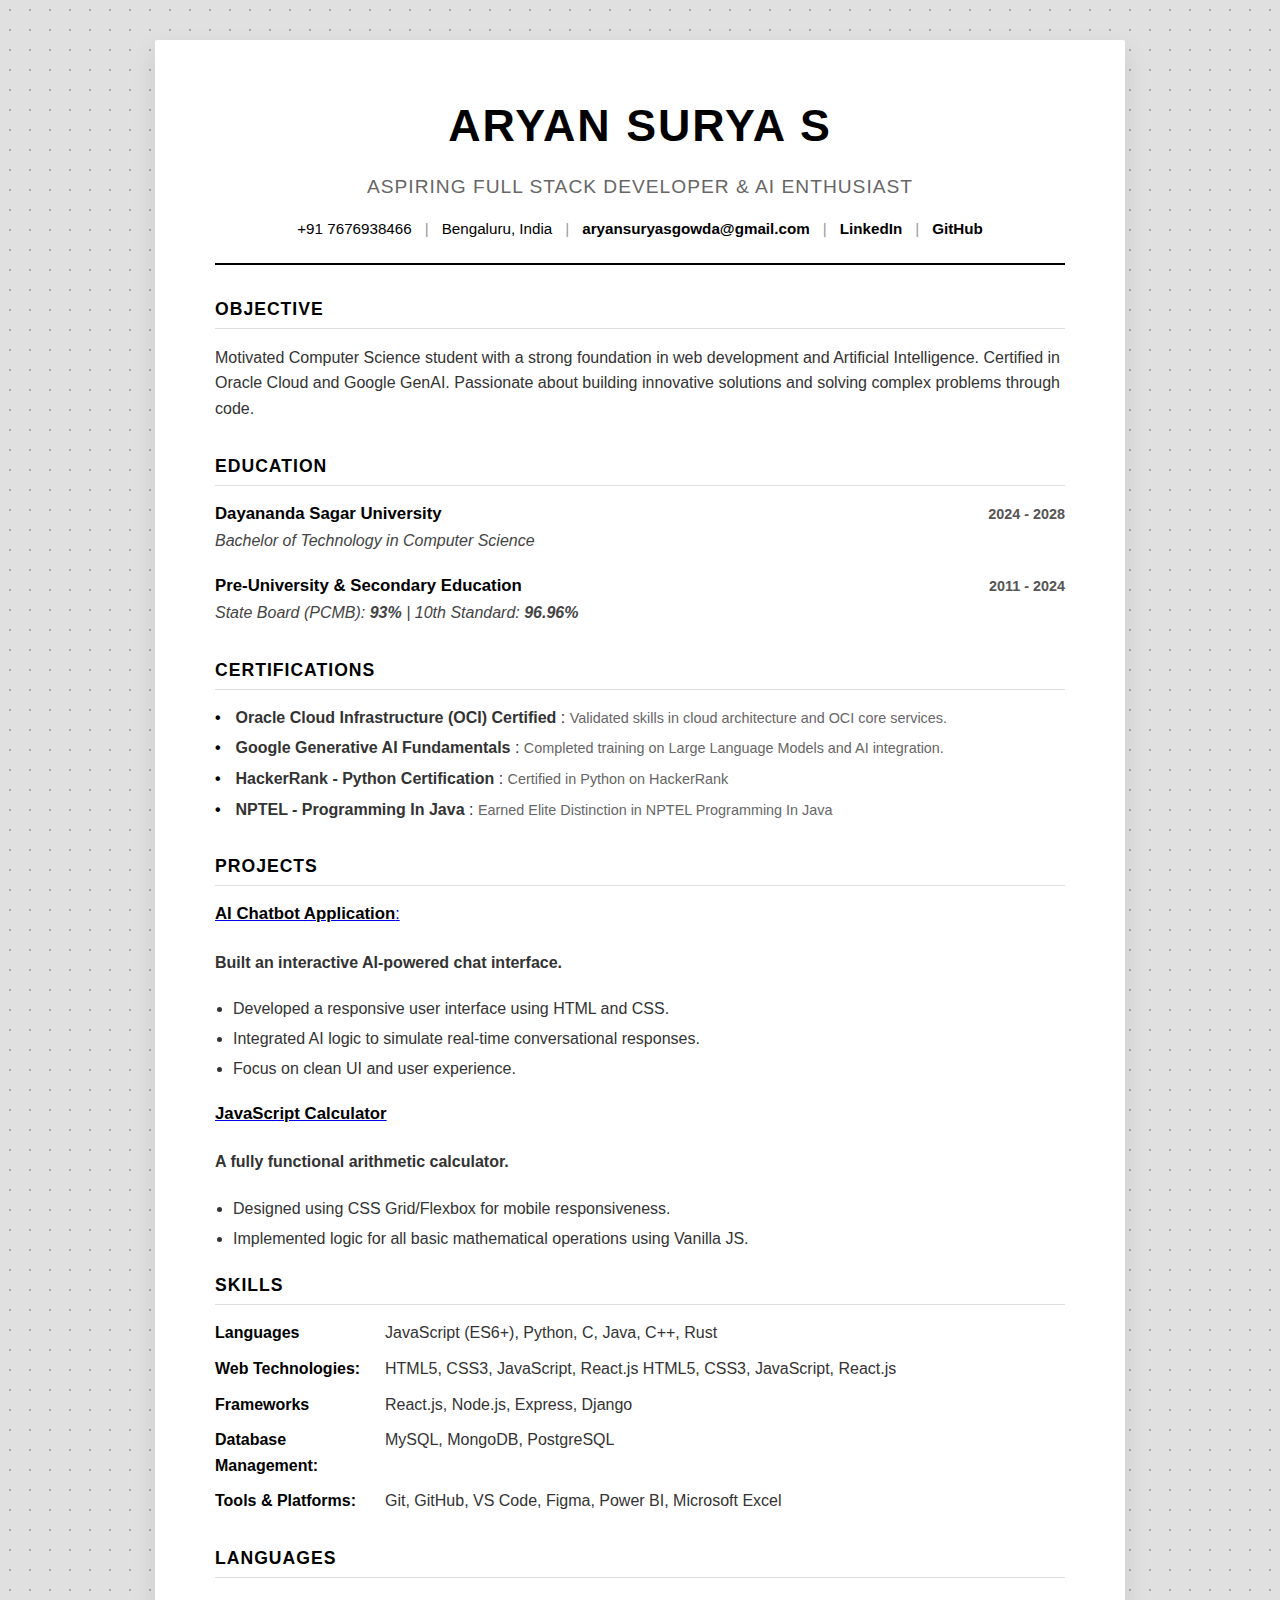
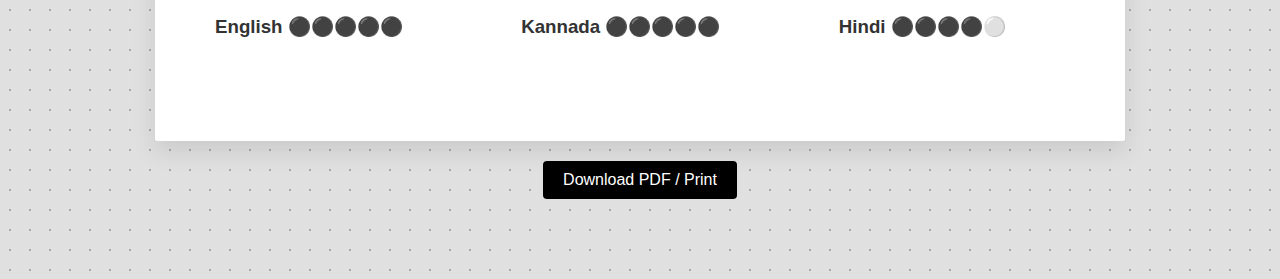
<file: index.html>
<!DOCTYPE html>
<html lang="en">
<head>
    <meta charset="UTF-8">
    <meta name="viewport" content="width=device-width, initial-scale=1.0">
    <title>Aryan Surya S - Resume</title>
    <style>
        /* --- GENERAL STYLES --- */
        :root {
            --primary-black: #000000;
            --dark-gray: #333333;
            --light-gray: #666666;
            --paper-bg: #ffffff;
            --body-bg: #e0e0e0;
        }

        body {
            font-family: 'Segoe UI', Tahoma, Geneva, Verdana, sans-serif;
            background-color: var(--body-bg);
            background-image: radial-gradient(#aaa 1px, transparent 1px);
            background-size: 20px 20px;
            margin: 0;
            padding: 40px 0;
            color: var(--dark-gray);
            line-height: 1.6;
        }

        /* --- THE PAPER CONTAINER --- */
        .resume-paper {
            background-color: var(--paper-bg);
            width: 850px;
            max-width: 95%;
            margin: 0 auto;
            padding: 50px 60px;
            box-shadow: 0 10px 25px rgba(0,0,0,0.1);
            border-radius: 2px;
            min-height: 100vh;
        }

        /* --- HEADER --- */
        header {
            text-align: center;
            border-bottom: 2px solid var(--primary-black);
            padding-bottom: 20px;
            margin-bottom: 30px;
        }

        h1 {
            font-size: 2.8rem;
            margin: 0 0 10px 0;
            text-transform: uppercase;
            letter-spacing: 2px;
            color: var(--primary-black);
        }

        h2.role-title {
            font-size: 1.2rem;
            font-weight: 400;
            margin: 0 0 15px 0;
            color: var(--light-gray);
            text-transform: uppercase;
            letter-spacing: 1px;
        }

        /* --- CONTACT LINE --- */
        .contact-line {
            font-size: 0.95rem;
            color: var(--primary-black);
            display: flex;
            justify-content: center;
            flex-wrap: wrap;
            gap: 5px;
        }

        .contact-line a {
            color: var(--primary-black);
            text-decoration: none;
            font-weight: 600;
            border-bottom: 1px dotted transparent;
            transition: border-bottom 0.3s;
        }

        .contact-line a:hover {
            border-bottom: 1px solid var(--primary-black);
        }

        .separator {
            margin: 0 8px;
            color: #999;
            font-weight: 300;
        }

        /* --- SECTIONS --- */
        section {
            margin-bottom: 30px;
        }

        h3.section-title {
            font-size: 1.1rem;
            text-transform: uppercase;
            color: var(--primary-black);
            border-bottom: 1px solid #ddd;
            margin-bottom: 15px;
            padding-bottom: 5px;
            letter-spacing: 1px;
        }

        /* --- ENTRIES (Education, Projects) --- */
        .entry {
            margin-bottom: 20px;
        }

        .entry-header {
            display: flex;
            justify-content: space-between;
            align-items: baseline;
            margin-bottom: 5px;
        }

        .title {
            font-weight: 700;
            font-size: 1.05rem;
            color: #000;
        }

        .subtitle {
            font-style: italic;
            color: #444;
        }

        .date {
            font-size: 0.9rem;
            font-weight: 600;
            color: #555;
            min-width: 120px;
            text-align: right;
        }

        ul {
            margin-top: 5px;
            padding-left: 18px;
        }

        li {
            margin-bottom: 4px;
        }

        /* --- SKILLS & CERTS GRID --- */
        .skills-container {
            display: grid;
            grid-template-columns: 150px 1fr;
            gap: 10px 20px;
        }
        .skill-category {
            font-weight: bold;
            color: #000;
        }

        /* List for certifications */
        .cert-list {
            list-style: none;
            padding: 0;
            margin: 0;
        }
        .cert-list li::before {
            content: "•";
            color: var(--primary-black);
            font-weight: bold;
            display: inline-block; 
            width: 1em;
            margin-left: -1em;
        }
        .cert-list li {
            margin-bottom: 5px;
            padding-left: 1em;
        }

        /* --- PRINT BUTTON --- */
        .btn-container {
            text-align: center;
            margin-top: 20px;
            padding-bottom: 40px;
        }
        button {
            background: #000;
            color: #fff;
            border: none;
            padding: 10px 20px;
            cursor: pointer;
            font-size: 1rem;
            border-radius: 4px;
        }
        button:hover {
            background: #333;
        }

        /* --- MOBILE TWEAKS --- */
        @media (max-width: 600px) {
            .resume-paper { padding: 20px; width: 100%; }
            h1 { font-size: 2rem; }
            .contact-line { flex-direction: column; line-height: 1.8; }
            .separator { display: none; }
            .entry-header { flex-direction: column; }
            .date { text-align: left; margin-bottom: 5px; }
            .skills-container { display: block; }
            .skill-category { margin-top: 10px; display: block; border-bottom: 1px solid #eee; margin-bottom: 5px;}
        }

        @media print {
            body { background: none; padding: 0; }
            .resume-paper { box-shadow: none; width: 100%; max-width: 100%; margin: 0; padding: 0 20px; }
            .btn-container { display: none; }
        }
         /* Styling for the entire languages section and headings remains the same as before */

.languagea-entry-container{
     border-color: ;
    display: flex;
    justify-content: space-between;
    text-align: center;

}

    </style>
</head>
<body>

    <div class="resume-paper">
        <!-- HEADER -->
        <header>
            <h1 id="my-name">Aryan Surya S</h1>
            <h2 class="role-title">Aspiring Full Stack Developer & AI Enthusiast</h2>
            
            <div class="contact-line">
                <span>+91 7676938466</span>
                <span class="separator">|</span>
                <span>Bengaluru, India</span>
                <span class="separator">|</span>
                <a href="mailto:aryansuryasgowda@gmail.com">aryansuryasgowda@gmail.com</a>
                <span class="separator">|</span>
                <a href="https://www.linkedin.com/in/aryansuryas" target="_blank">LinkedIn</a>
                <span class="separator">|</span>
                <a href="https://github.com/aryansuryas" target="_blank">GitHub</a>
            </div>
        </header>

        <!-- OBJECTIVE -->
        <section>
            <h3 class="section-title">Objective</h3>
            <p>
                Motivated Computer Science student with a strong foundation in web development and Artificial Intelligence. 
                Certified in Oracle Cloud and Google GenAI. Passionate about building innovative solutions and solving 
                complex problems through code.
            </p>
        </section>

        <!-- EDUCATION (Moved to Top) -->
        <section>
            <h3 class="section-title">Education</h3>
            <div class="entry">
                <div class="entry-header">
                    <div>
                        <span class="title">Dayananda Sagar University</span> <br>
                        <span class="subtitle">Bachelor of Technology in Computer Science</span>
                    </div>
                    <span class="date">2024 - 2028</span>
                </div>
            </div>
            <div class="entry">
                <div class="entry-header">
                    <div>
                        <span class="title">Pre-University & Secondary Education</span> <br>
                        <span class="subtitle">
                            State Board (PCMB): <strong>93%</strong> | 10th Standard: <strong>96.96%</strong>
                        </span>
                    </div>
                    <span class="date">2011 - 2024</span>
                </div>
            </div>
        </section>

        <!-- CERTIFICATIONS (New Section) -->
        <section>
            <h3 class="section-title">Certifications</h3>
            <ul class="cert-list">
                <li>
                    <strong>Oracle Cloud Infrastructure (OCI) Certified</strong> : 
                    <span style="color:#666; font-size: 0.9rem;">Validated skills in cloud architecture and OCI core services.</span>
                </li>
                <li>
                    <strong>Google Generative AI Fundamentals</strong> : 
                    <span style="color:#666; font-size: 0.9rem;">Completed training on Large Language Models and AI integration.</span>
                </li>
                <li>
                    <strong>HackerRank - Python Certification </strong> : 
                    <span style="color:#666; font-size: 0.9rem;">Certified in Python on HackerRank</span>     
                </li>
                <li>
                    <strong>NPTEL - Programming In Java</strong> : 
                    <span style="color:#666; font-size: 0.9rem;">Earned Elite Distinction in NPTEL Programming In  Java </span>     
                </li>
            </ul>
        </section>

        <!-- PROJECTS (Updated) -->
        <section>
            <h3 class="section-title">Projects</h3>
            
            <!-- AI Chatbot -->
            <div class="entry">
                <div class="entry-header">
                    <a href="https://aschatbot.ccbp.tech"><span class="title">AI Chatbot Application</span>: 
                </a></div>
                <h4>
                    Built an interactive AI-powered chat interface.
            </h4>
                <ul>
                    <li>Developed a responsive user interface using HTML and CSS.</li>
                    <li>Integrated AI logic to simulate real-time conversational responses.</li>
                    <li>Focus on clean UI and user experience.</li>
                </ul>
            </div>

            <!-- Calculator -->
            <div class="entry">
                <div class="entry-header">
                    <a href="http://127.0.0.1:5500/CALCULATOR/a.html"><span class="title">JavaScript Calculator</span>
                </div></a>
                <h4>
                    A fully functional arithmetic calculator.
                </h4>
                <ul>
                    <li>Designed using CSS Grid/Flexbox for mobile responsiveness.</li>
                    <li>Implemented logic for all basic mathematical operations using Vanilla JS.</li>
                </ul>
            </div>

            <!-- This Resume  <div class="entry">
                <div class="entry-header">
                    <span class="title">Digital Resume Website</span>
                </div>
                <p>
                    Created this printable, responsive digital resume from scratch using raw HTML/CSS.
                </p>
            </div>
        </section> -->
           

        <!-- SKILLS -->
        <section>
            <h3 class="section-title">Skills</h3>
            <div class="skills-container">
                <div class="skill-category">Languages</div>
                <div>JavaScript (ES6+), Python, C, Java, C++, Rust</div>

                <div class="skill-category">Web Technologies:</div>
                <div> HTML5, CSS3, JavaScript, React.js HTML5, CSS3, JavaScript, React.js</div>
             
                
                <div class="skill-category">Frameworks</div>
                <div>React.js, Node.js, Express, Django</div>
                
                <div class="skill-category">Database Management:</div>
                <div>MySQL, MongoDB, PostgreSQL</div>
                

                	 
                <div class="skill-category">Tools & Platforms: </div>
                <div>Git, GitHub, VS Code, Figma, Power BI, Microsoft Excel</div>    
        </section>
        <!-- lang -->
          <h3 class="section-title">Languages</h3>
    <section id="languages">
    <div class="language-list-dots">
        <div class="language-item-dots">
              
        <div class="languagea-entry-container">
            <h3>English ⚫⚫⚫⚫⚫</h3> <br>
               <h3>Kannada ⚫⚫⚫⚫⚫</h3> <br>
               <h3>Hindi ⚫⚫⚫⚫⚪</h3><br>
              
             
        </div>
    </div>
     </div>
</section>
</div>

    <div class="btn-container">
        <button onclick="window.print()">Download PDF / Print</button>
     
    </div>
 
</body>
</html>
<!-- /* CSS rules to fill the appropriate number of dots with blue */

/* 

#languages {
    margin-bottom: 2rem;
}

#languages h2 {
    color: #000000;
    border-bottom: 2px solid #007acc;
    padding-bottom: 0.3rem;
    margin-bottom: 1rem;
    font-size: 1.8rem;
}

.language-list-dots {
    display: flex;
    flex-direction: column;
    gap: 0.5rem;
}

.language-item-dots h3 {
    margin: 0 0 0.4rem 0;
    font-size: 1.1rem;
    color: #333;
}

/* Base styles for the list of dots */
.proficiency-dots {
    list-style: none;
    padding: 0;
    margin: 0;
    display: flex;
    gap: 5px; /* Space between the dots */
}

/* Base style for every dot (the empty state) */
.proficiency-dots li {
    width: 12px;  /* Size of the dot */
    height: 12px; /* Size of the dot */
    background-color: #ddd; /* Color for empty dots (light gray) */
    border-radius: 50%; /* Makes the div a circle */
    border: 1px solid #aaa;
}

c
For 5/5 proficiency */
.five-of-five li {
    background-color: #007acc; /* Blue fill for all 5 */
    border-color: #007acc;
}

/* For 4/5 proficiency */
.four-of-five li:nth-child(-n+4) {
    background-color: #007acc; 
    border-color: #007acc;
}

/* For 3/5 proficiency */
.three-of-five li:nth-child(-n+3) {
     background-color: #007acc;
     border-color: #007acc;
}

/* For 2/5 proficiency */
.two-of-five li:nth-child(-n+2) {
     background-color: #007acc;
     border-color: #007acc;
}

/* For 1/5 proficiency */
.one-of-five li:nth-child(-n+1) {
     background-color: #007acc;
     border-color: #007acc;
}-->
</file>
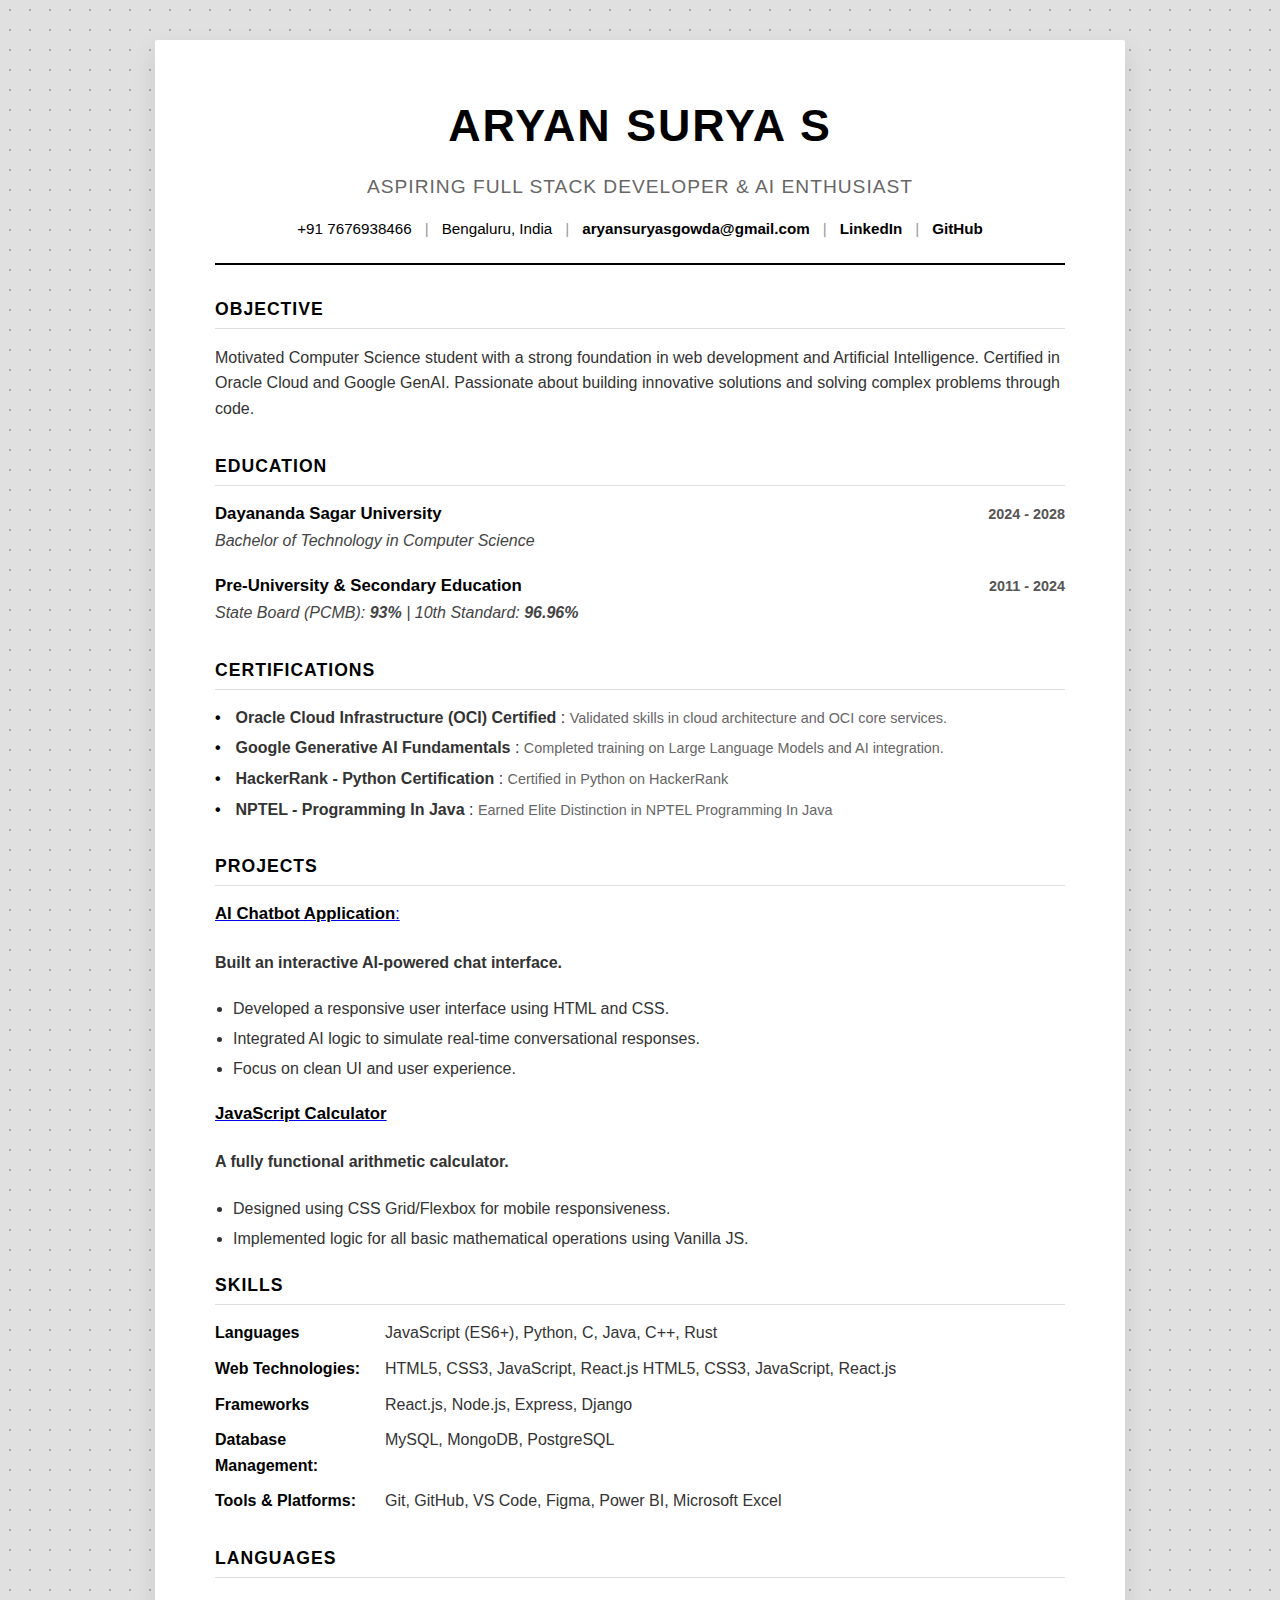
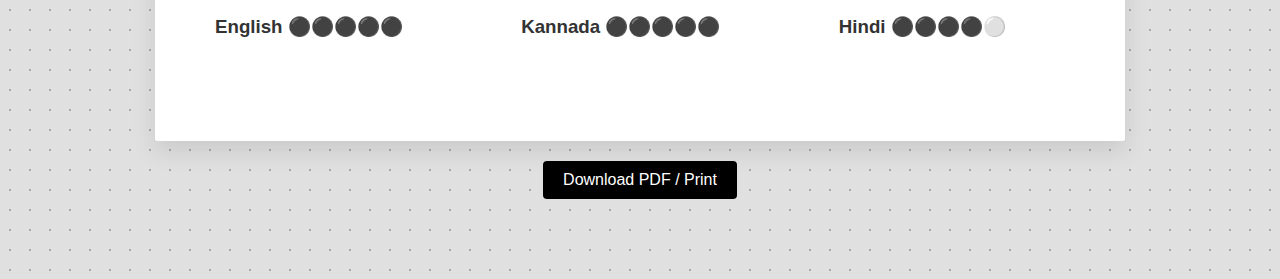
<file: Resume/index.html>
<!DOCTYPE html>
<html lang="en">
<head>
    <meta charset="UTF-8">
    <meta name="viewport" content="width=device-width, initial-scale=1.0">
    <title>Aryan Surya S - Resume</title>
    <style>
        /* --- GENERAL STYLES --- */
        :root {
            --primary-black: #000000;
            --dark-gray: #333333;
            --light-gray: #666666;
            --paper-bg: #ffffff;
            --body-bg: #e0e0e0;
        }

        body {
            font-family: 'Segoe UI', Tahoma, Geneva, Verdana, sans-serif;
            background-color: var(--body-bg);
            background-image: radial-gradient(#aaa 1px, transparent 1px);
            background-size: 20px 20px;
            margin: 0;
            padding: 40px 0;
            color: var(--dark-gray);
            line-height: 1.6;
        }

        /* --- THE PAPER CONTAINER --- */
        .resume-paper {
            background-color: var(--paper-bg);
            width: 850px;
            max-width: 95%;
            margin: 0 auto;
            padding: 50px 60px;
            box-shadow: 0 10px 25px rgba(0,0,0,0.1);
            border-radius: 2px;
            min-height: 100vh;
        }

        /* --- HEADER --- */
        header {
            text-align: center;
            border-bottom: 2px solid var(--primary-black);
            padding-bottom: 20px;
            margin-bottom: 30px;
        }

        h1 {
            font-size: 2.8rem;
            margin: 0 0 10px 0;
            text-transform: uppercase;
            letter-spacing: 2px;
            color: var(--primary-black);
        }

        h2.role-title {
            font-size: 1.2rem;
            font-weight: 400;
            margin: 0 0 15px 0;
            color: var(--light-gray);
            text-transform: uppercase;
            letter-spacing: 1px;
        }

        /* --- CONTACT LINE --- */
        .contact-line {
            font-size: 0.95rem;
            color: var(--primary-black);
            display: flex;
            justify-content: center;
            flex-wrap: wrap;
            gap: 5px;
        }

        .contact-line a {
            color: var(--primary-black);
            text-decoration: none;
            font-weight: 600;
            border-bottom: 1px dotted transparent;
            transition: border-bottom 0.3s;
        }

        .contact-line a:hover {
            border-bottom: 1px solid var(--primary-black);
        }

        .separator {
            margin: 0 8px;
            color: #999;
            font-weight: 300;
        }

        /* --- SECTIONS --- */
        section {
            margin-bottom: 30px;
        }

        h3.section-title {
            font-size: 1.1rem;
            text-transform: uppercase;
            color: var(--primary-black);
            border-bottom: 1px solid #ddd;
            margin-bottom: 15px;
            padding-bottom: 5px;
            letter-spacing: 1px;
        }

        /* --- ENTRIES (Education, Projects) --- */
        .entry {
            margin-bottom: 20px;
        }

        .entry-header {
            display: flex;
            justify-content: space-between;
            align-items: baseline;
            margin-bottom: 5px;
        }

        .title {
            font-weight: 700;
            font-size: 1.05rem;
            color: #000;
        }

        .subtitle {
            font-style: italic;
            color: #444;
        }

        .date {
            font-size: 0.9rem;
            font-weight: 600;
            color: #555;
            min-width: 120px;
            text-align: right;
        }

        ul {
            margin-top: 5px;
            padding-left: 18px;
        }

        li {
            margin-bottom: 4px;
        }

        /* --- SKILLS & CERTS GRID --- */
        .skills-container {
            display: grid;
            grid-template-columns: 150px 1fr;
            gap: 10px 20px;
        }
        .skill-category {
            font-weight: bold;
            color: #000;
        }

        /* List for certifications */
        .cert-list {
            list-style: none;
            padding: 0;
            margin: 0;
        }
        .cert-list li::before {
            content: "•";
            color: var(--primary-black);
            font-weight: bold;
            display: inline-block; 
            width: 1em;
            margin-left: -1em;
        }
        .cert-list li {
            margin-bottom: 5px;
            padding-left: 1em;
        }

        /* --- PRINT BUTTON --- */
        .btn-container {
            text-align: center;
            margin-top: 20px;
            padding-bottom: 40px;
        }
        button {
            background: #000;
            color: #fff;
            border: none;
            padding: 10px 20px;
            cursor: pointer;
            font-size: 1rem;
            border-radius: 4px;
        }
        button:hover {
            background: #333;
        }

        /* --- MOBILE TWEAKS --- */
        @media (max-width: 600px) {
            .resume-paper { padding: 20px; width: 100%; }
            h1 { font-size: 2rem; }
            .contact-line { flex-direction: column; line-height: 1.8; }
            .separator { display: none; }
            .entry-header { flex-direction: column; }
            .date { text-align: left; margin-bottom: 5px; }
            .skills-container { display: block; }
            .skill-category { margin-top: 10px; display: block; border-bottom: 1px solid #eee; margin-bottom: 5px;}
        }

        @media print {
            body { background: none; padding: 0; }
            .resume-paper { box-shadow: none; width: 100%; max-width: 100%; margin: 0; padding: 0 20px; }
            .btn-container { display: none; }
        }
         /* Styling for the entire languages section and headings remains the same as before */

.languagea-entry-container{
     border-color: ;
    display: flex;
    justify-content: space-between;
    text-align: center;

}

    </style>
</head>
<body>

    <div class="resume-paper">
        <!-- HEADER -->
        <header>
            <h1 id="my-name">Aryan Surya S</h1>
            <h2 class="role-title">Aspiring Full Stack Developer & AI Enthusiast</h2>
            
            <div class="contact-line">
                <span>+91 7676938466</span>
                <span class="separator">|</span>
                <span>Bengaluru, India</span>
                <span class="separator">|</span>
                <a href="mailto:aryansuryasgowda@gmail.com">aryansuryasgowda@gmail.com</a>
                <span class="separator">|</span>
                <a href="https://www.linkedin.com/in/aryansuryas" target="_blank">LinkedIn</a>
                <span class="separator">|</span>
                <a href="https://github.com/aryansuryas" target="_blank">GitHub</a>
            </div>
        </header>

        <!-- OBJECTIVE -->
        <section>
            <h3 class="section-title">Objective</h3>
            <p>
                Motivated Computer Science student with a strong foundation in web development and Artificial Intelligence. 
                Certified in Oracle Cloud and Google GenAI. Passionate about building innovative solutions and solving 
                complex problems through code.
            </p>
        </section>

        <!-- EDUCATION (Moved to Top) -->
        <section>
            <h3 class="section-title">Education</h3>
            <div class="entry">
                <div class="entry-header">
                    <div>
                        <span class="title">Dayananda Sagar University</span> <br>
                        <span class="subtitle">Bachelor of Technology in Computer Science</span>
                    </div>
                    <span class="date">2024 - 2028</span>
                </div>
            </div>
            <div class="entry">
                <div class="entry-header">
                    <div>
                        <span class="title">Pre-University & Secondary Education</span> <br>
                        <span class="subtitle">
                            State Board (PCMB): <strong>93%</strong> | 10th Standard: <strong>96.96%</strong>
                        </span>
                    </div>
                    <span class="date">2011 - 2024</span>
                </div>
            </div>
        </section>

        <!-- CERTIFICATIONS (New Section) -->
        <section>
            <h3 class="section-title">Certifications</h3>
            <ul class="cert-list">
                <li>
                    <strong>Oracle Cloud Infrastructure (OCI) Certified</strong> : 
                    <span style="color:#666; font-size: 0.9rem;">Validated skills in cloud architecture and OCI core services.</span>
                </li>
                <li>
                    <strong>Google Generative AI Fundamentals</strong> : 
                    <span style="color:#666; font-size: 0.9rem;">Completed training on Large Language Models and AI integration.</span>
                </li>
                <li>
                    <strong>HackerRank - Python Certification </strong> : 
                    <span style="color:#666; font-size: 0.9rem;">Certified in Python on HackerRank</span>     
                </li>
                <li>
                    <strong>NPTEL - Programming In Java</strong> : 
                    <span style="color:#666; font-size: 0.9rem;">Earned Elite Distinction in NPTEL Programming In  Java </span>     
                </li>
            </ul>
        </section>

        <!-- PROJECTS (Updated) -->
        <section>
            <h3 class="section-title">Projects</h3>
            
            <!-- AI Chatbot -->
            <div class="entry">
                <div class="entry-header">
                    <a href="https://aschatbot.ccbp.tech"><span class="title">AI Chatbot Application</span>: 
                </a></div>
                <h4>
                    Built an interactive AI-powered chat interface.
            </h4>
                <ul>
                    <li>Developed a responsive user interface using HTML and CSS.</li>
                    <li>Integrated AI logic to simulate real-time conversational responses.</li>
                    <li>Focus on clean UI and user experience.</li>
                </ul>
            </div>

            <!-- Calculator -->
            <div class="entry">
                <div class="entry-header">
                    <a href="http://127.0.0.1:5500/CALCULATOR/a.html"><span class="title">JavaScript Calculator</span>
                </div></a>
                <h4>
                    A fully functional arithmetic calculator.
                </h4>
                <ul>
                    <li>Designed using CSS Grid/Flexbox for mobile responsiveness.</li>
                    <li>Implemented logic for all basic mathematical operations using Vanilla JS.</li>
                </ul>
            </div>

            <!-- This Resume  <div class="entry">
                <div class="entry-header">
                    <span class="title">Digital Resume Website</span>
                </div>
                <p>
                    Created this printable, responsive digital resume from scratch using raw HTML/CSS.
                </p>
            </div>
        </section> -->
           

        <!-- SKILLS -->
        <section>
            <h3 class="section-title">Skills</h3>
            <div class="skills-container">
                <div class="skill-category">Languages</div>
                <div>JavaScript (ES6+), Python, C, Java, C++, Rust</div>

                <div class="skill-category">Web Technologies:</div>
                <div> HTML5, CSS3, JavaScript, React.js HTML5, CSS3, JavaScript, React.js</div>
             
                
                <div class="skill-category">Frameworks</div>
                <div>React.js, Node.js, Express, Django</div>
                
                <div class="skill-category">Database Management:</div>
                <div>MySQL, MongoDB, PostgreSQL</div>
                

                	 
                <div class="skill-category">Tools & Platforms: </div>
                <div>Git, GitHub, VS Code, Figma, Power BI, Microsoft Excel</div>    
        </section>
        <!-- lang -->
          <h3 class="section-title">Languages</h3>
    <section id="languages">
    <div class="language-list-dots">
        <div class="language-item-dots">
              
        <div class="languagea-entry-container">
            <h3>English ⚫⚫⚫⚫⚫</h3> <br>
               <h3>Kannada ⚫⚫⚫⚫⚫</h3> <br>
               <h3>Hindi ⚫⚫⚫⚫⚪</h3><br>
              
             
        </div>
    </div>
     </div>
</section>
</div>

    <div class="btn-container">
        <button onclick="window.print()">Download PDF / Print</button>
     
    </div>
 
</body>
</html>
<!-- /* CSS rules to fill the appropriate number of dots with blue */

/* 

#languages {
    margin-bottom: 2rem;
}

#languages h2 {
    color: #000000;
    border-bottom: 2px solid #007acc;
    padding-bottom: 0.3rem;
    margin-bottom: 1rem;
    font-size: 1.8rem;
}

.language-list-dots {
    display: flex;
    flex-direction: column;
    gap: 0.5rem;
}

.language-item-dots h3 {
    margin: 0 0 0.4rem 0;
    font-size: 1.1rem;
    color: #333;
}

/* Base styles for the list of dots */
.proficiency-dots {
    list-style: none;
    padding: 0;
    margin: 0;
    display: flex;
    gap: 5px; /* Space between the dots */
}

/* Base style for every dot (the empty state) */
.proficiency-dots li {
    width: 12px;  /* Size of the dot */
    height: 12px; /* Size of the dot */
    background-color: #ddd; /* Color for empty dots (light gray) */
    border-radius: 50%; /* Makes the div a circle */
    border: 1px solid #aaa;
}

c
For 5/5 proficiency */
.five-of-five li {
    background-color: #007acc; /* Blue fill for all 5 */
    border-color: #007acc;
}

/* For 4/5 proficiency */
.four-of-five li:nth-child(-n+4) {
    background-color: #007acc; 
    border-color: #007acc;
}

/* For 3/5 proficiency */
.three-of-five li:nth-child(-n+3) {
     background-color: #007acc;
     border-color: #007acc;
}

/* For 2/5 proficiency */
.two-of-five li:nth-child(-n+2) {
     background-color: #007acc;
     border-color: #007acc;
}

/* For 1/5 proficiency */
.one-of-five li:nth-child(-n+1) {
     background-color: #007acc;
     border-color: #007acc;

}-->
</file>
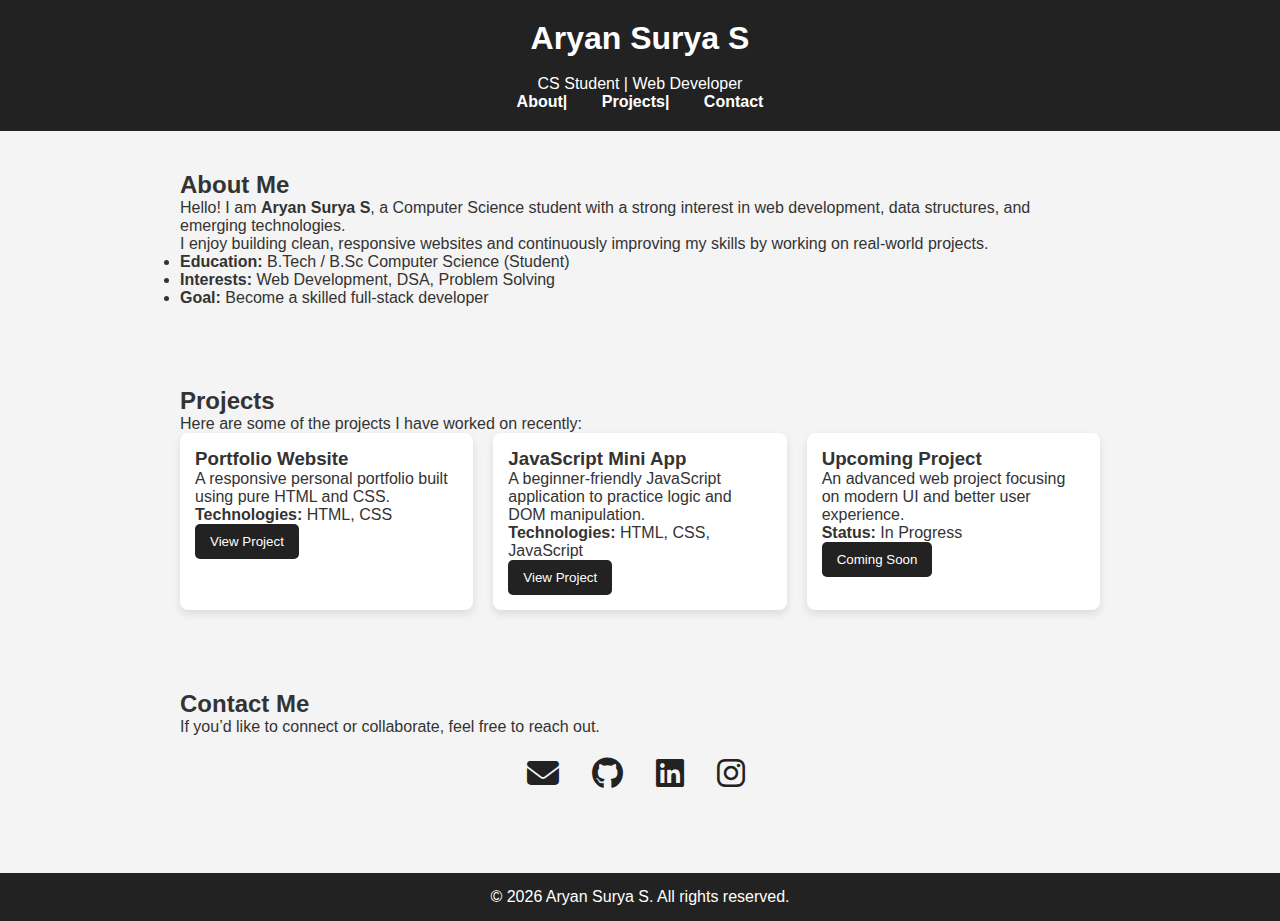
<file: PORTFOLIO.html>
<!DOCTYPE html>
<html lang="en">
<head>
 <meta charset="UTF-8" />
  <meta name="viewport" content="width=device-width, initial-scale=1.0" />
  <title>My Portfolio</title>
  <style>
    * {
      margin: 0;
      padding: 0;
      box-sizing: border-box;
      font-family: Arial, sans-serif;
    }

    body {
      background-color: #f4f4f4;
      color: #333;
    }

    header {
      background-color: #222;
      color: #fff;
      padding: 20px;
      text-align: center;
    }

    nav a {
      color: #ffffff;
      margin: 0 15px;
      text-decoration: none;
      font-weight: bold;
    }

    nav a:hover {
      text-decoration: underline;
    }

    section {
      padding: 40px;
      max-width: 1000px;
      margin: auto;
    }

    .card-container {
      display: grid;
      grid-template-columns: repeat(auto-fit, minmax(250px, 1fr));
      gap: 20px;
    }

    .card {
      background: #fff;
      padding: 15px;
      border-radius: 8px;
      box-shadow: 0 4px 8px rgba(0,0,0,0.1);
    }

    footer {
      background-color: #222;
      color: #fff;
      text-align: center;
      padding: 15px;
      margin-top: 40px;
    }

    button {
      background-color: #222;
      color: #fff;
      border: none;
      padding: 10px 15px;
      cursor: pointer;
      border-radius: 5px;
    }

    button:hover {
      background-color: #444;
    }
  
    .contact-icons {
      display: flex;
      gap: 25px;
      margin-top: 20px;
      justify-content: center;
    }

    .contact-icons a {
      font-size: 32px;
      color: #222;
      transition: transform 0.2s, color 0.2s;
    }

    .contact-icons a:hover {
      transform: scale(1.8);
    }

    .contact-icons a.linkedin:hover {
      color: #0077b5; /* LinkedIn Blue */
    }

    .contact-icons a.github:hover {
      color: #000000; /* GitHub Black */
    }

    .contact-icons a.email:hover {
      color: #d44638; /* Gmail Red */
    }

    .contact-icons a.instagram:hover {
      color: #e1306c; /* Instagram Pink */
    }
  </style>
  <!-- Font Awesome Icons -->
  <link rel="stylesheet" href="https://cdnjs.cloudflare.com/ajax/libs/font-awesome/6.5.1/css/all.min.css">
</head>
<body>

  <header>
    <h1>Aryan Surya S</h1><br>
    <p>CS Student | Web Developer</p>
    <nav>
      <a href="#about">About|</a>
      <a href="#projects">Projects|</a>
      <a href="#contact">Contact</a>
    </nav>
  </header>

    <section id="about">
    <h2>About Me</h2>
    <p>Hello! I am <strong>Aryan Surya S</strong>, a Computer Science student with a strong interest in web development, data structures, and emerging technologies.</p>
    <p>I enjoy building clean, responsive websites and continuously improving my skills by working on real-world projects.</p>
    <ul>
      <li><strong>Education:</strong> B.Tech / B.Sc Computer Science (Student)</li>
      <li><strong>Interests:</strong> Web Development, DSA, Problem Solving</li>
      <li><strong>Goal:</strong> Become a skilled full‑stack developer</li>
    </ul>
  </section>

    <section id="projects">
    <h2>Projects</h2>
    <p>Here are some of the projects I have worked on recently:</p>
    <div class="card-container">
      <div class="card">
        <h3>Portfolio Website</h3>
        <p>A responsive personal portfolio built using pure HTML and CSS.</p>
        <p><strong>Technologies:</strong> HTML, CSS</p>
        <button>View Project</button>
      </div>
      <div class="card">
        <h3>JavaScript Mini App</h3>
        <p>A beginner-friendly JavaScript application to practice logic and DOM manipulation.</p>
        <p><strong>Technologies:</strong> HTML, CSS, JavaScript</p>
        <button>View Project</button>
      </div>
      <div class="card">
        <h3>Upcoming Project</h3>
        <p>An advanced web project focusing on modern UI and better user experience.</p>
        <p><strong>Status:</strong> In Progress</p>
        <button>Coming Soon</button>
      </div>
    </div>
  </section>

      <section id="contact">
    <h2>Contact Me</h2>
    <p>If you’d like to connect or collaborate, feel free to reach out.</p>

        <div class="contact-icons">
      <a href="mailto:aryansurya752006@gmail.com" class="email" title="Email">
        <i class="fa-solid fa-envelope">&nbsp; </i>
      </a>
      <a href="https://github.com/aryansuryas" class="github" target="_blank" title="GitHub">
        <i class="fa-brands fa-github">&nbsp; </i>
      </a>
      <a href="https://www.linkedin.com/in/aryansuryas" class="linkedin" target="_blank" title="LinkedIn">
        <i class="fa-brands fa-linkedin">&nbsp; </i>
      </a>
      <a href="https://www.instagram.com/yourprofile" class="instagram" target="_blank" title="Instagram">
        <i class="fa-brands fa-instagram">&nbsp; </i>
      </a>
    </div>
  </section>

  <footer>
    <p>© 2026 Aryan Surya S. All rights reserved.</p>
  </footer>

</body>
</html>
</file>
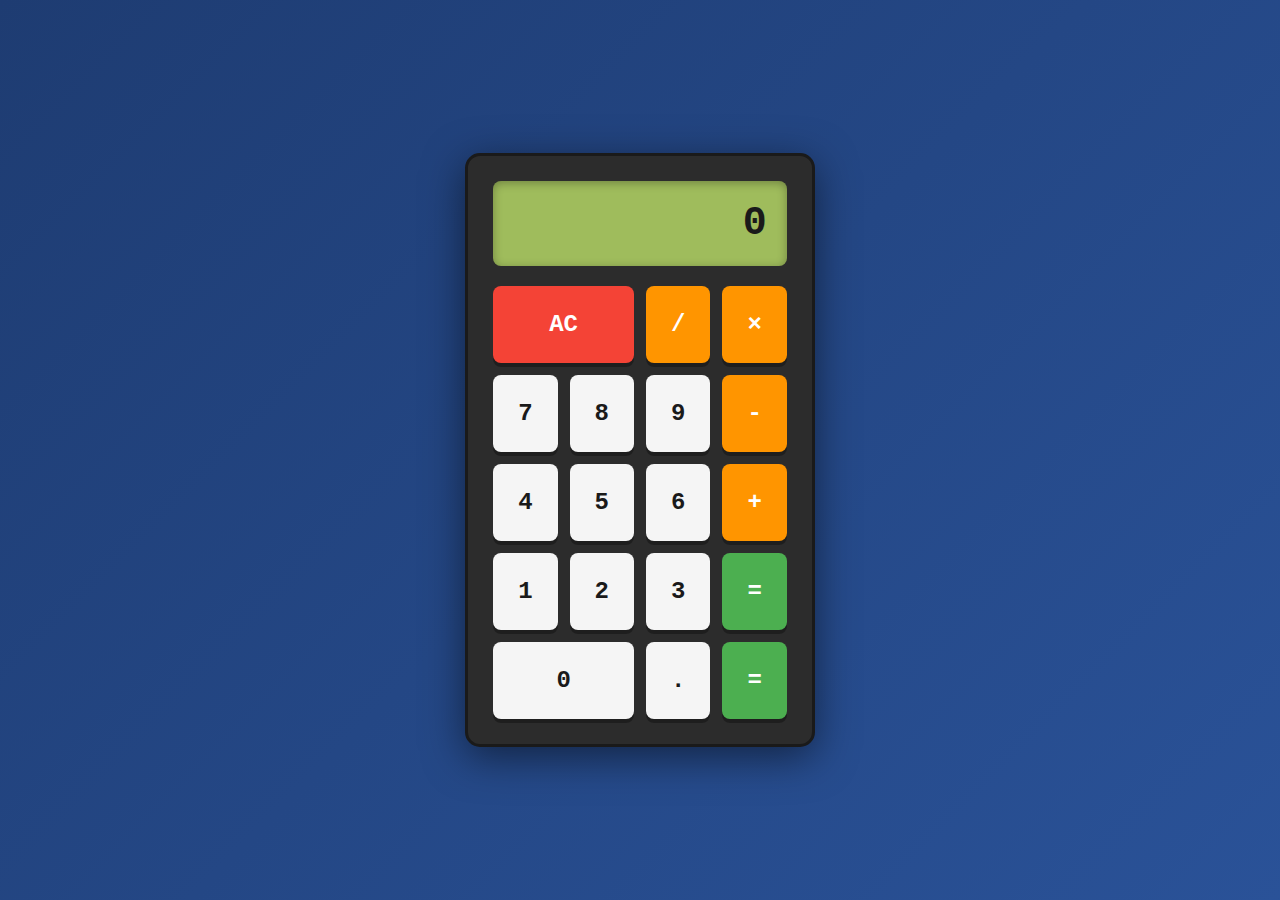
<file: CALCULATOR/a.html>
<!DOCTYPE html>
<html lang="en">
<head>
    <meta charset="UTF-8">
    <meta name="viewport" content="width=device-width, initial-scale=1.0">
    <title>Retro Calculator</title>
 
  <style>
        * {
            margin: 0;
            padding: 0;
            box-sizing: border-box;
        }

        body {
            font-family: 'Courier New', monospace;
            display: flex;
            justify-content: center;
            align-items: center;
            min-height: 100vh;
            background: linear-gradient(135deg, #1e3c72 0%, #2a5298 100%);
        }

        .calculator {
            background: #2c2c2c;
            padding: 25px;
            border-radius: 15px;
            box-shadow: 0 10px 40px rgba(0, 0, 0, 0.5);
            border: 3px solid #1a1a1a;
        }

        .display {
            background: #9FBC5C;
            color: #1a1a1a;
            padding: 20px;
            text-align: right;
            font-size: 2.5em;
            border-radius: 8px;
            margin-bottom: 20px;
            min-height: 70px;
            word-wrap: break-word;
            font-weight: bold;
            box-shadow: inset 0 2px 10px rgba(0, 0, 0, 0.3);
        }

        .buttons {
            display: grid;
            grid-template-columns: repeat(4, 1fr);
            gap: 12px;
        }

        button {
            padding: 25px;
            font-size: 1.5em;
            border: none;
            border-radius: 8px;
            cursor: pointer;
            font-family: 'Courier New', monospace;
            font-weight: bold;
            transition: all 0.2s;
            box-shadow: 0 4px 0 rgba(0, 0, 0, 0.3);
        }

        button:active {
            transform: translateY(2px);
            box-shadow: 0 2px 0 rgba(0, 0, 0, 0.3);
        }

        .number {
            background: #f5f5f5;
            color: #1a1a1a;
        }

        .number:hover {
            background: #e0e0e0;
        }

        .operator {
            background: #ff9500;
            color: white;
        }

        .operator:hover {
            background: #e08600;
        }

        .equals {
            background: #4CAF50;
            color: white;
        }

        .equals:hover {
            background: #45a049;
        }

        .clear {
            background: #f44336;
            color: white;
            grid-column: span 2;
        }

        .clear:hover {
            background: #da190b;
        }

        .zero {
            grid-column: span 2;
        }
    </style>
</head>
<body>
    <div class="calculator">
        <div class="display" id="display">0</div>
        <div class="buttons">
            <button class="clear" onclick="clearDisplay()">AC</button>
            <button class="operator" onclick="appendOperator('/')">/</button>
            <button class="operator" onclick="appendOperator('*')">×</button>
            
            <button class="number" onclick="appendNumber('7')">7</button>
            <button class="number" onclick="appendNumber('8')">8</button>
            <button class="number" onclick="appendNumber('9')">9</button>
            <button class="operator" onclick="appendOperator('-')">-</button>
            
            <button class="number" onclick="appendNumber('4')">4</button>
            <button class="number" onclick="appendNumber('5')">5</button>
            <button class="number" onclick="appendNumber('6')">6</button>
            <button class="operator" onclick="appendOperator('+')">+</button>
            
            <button class="number" onclick="appendNumber('1')">1</button>
            <button class="number" onclick="appendNumber('2')">2</button>
            <button class="number" onclick="appendNumber('3')">3</button>
            <button class="equals" onclick="calculate()">=</button>
            
            <button class="number zero" onclick="appendNumber('0')">0</button>
            <button class="number" onclick="appendNumber('.')">.</button>
            <button class="equals" onclick="calculate()">=</button>
        </div>
    </div>

    <script>
        let currentInput = '0';
        let operator = null;
        let previousInput = null;
        let shouldResetDisplay = false;
        let displayExpression = '';

        const display = document.getElementById('display');

        function updateDisplay() {
            if (displayExpression && !shouldResetDisplay) {
                display.textContent = displayExpression + currentInput;
            } else if (displayExpression) {
                display.textContent = displayExpression;
            } else {
                display.textContent = currentInput;
            }
        }
// contains html , css and js in one file 
        function appendNumber(num) {
            if (shouldResetDisplay) {
                currentInput = num;
                shouldResetDisplay = false;
            } else {
                if (currentInput === '0' && num !== '.') {
                    currentInput = num;
                } else if (num === '.' && currentInput.includes('.')) {
                    return;
                } else {
                    currentInput += num;
                }
            }
            updateDisplay();
        }

        function appendOperator(op) {
            if (previousInput !== null && operator !== null && !shouldResetDisplay) {
                calculate();
            }
            previousInput = parseFloat(currentInput);
            operator = op;
            shouldResetDisplay = true;
        }

        function calculate() {
            if (operator === null || previousInput === null) return;
            
            const current = parseFloat(currentInput);
            let result;

            switch (operator) {
                case '+':
                    result = previousInput + current;
                    break;
                case '-':
                    result = previousInput - current;
                    break;
                case '*':
                    result = previousInput * current;
                    break;
                case '/':
                    result = previousInput / current;
                    break;
                case '%':
                    result = previousInput % current;
                    break;
            }

            currentInput = result.toString();
            operator = null;
            previousInput = null;
            shouldResetDisplay = true;
            updateDisplay();
        }

        function clearDisplay() {
            currentInput = '0';
            operator = null;
            previousInput = null;
            shouldResetDisplay = false;
            updateDisplay();
        }

        updateDisplay();

        // Keyboard support
        document.addEventListener('keydown', function(e) {
            if (e.key >= '0' && e.key <= '9') {
                appendNumber(e.key);
            } else if (e.key === '.') {
                appendNumber('.');
            } else if (e.key === '+' || e.key === '-' || e.key === '*' || e.key === '/') {
                appendOperator(e.key);
            } else if (e.key === 'Enter' || e.key === '=') {
                e.preventDefault();
                calculate();
            } else if (e.key === 'Escape' || e.key === 'c' || e.key === 'C') {
                clearDisplay();
            } else if (e.key === 'Backspace') {
                e.preventDefault();
                if (currentInput.length > 1) {
                    currentInput = currentInput.slice(0, -1);
                } else {
                    currentInput = '0';
                }
                updateDisplay();
            }
        });
    </script>
</body>
</html>
</file>
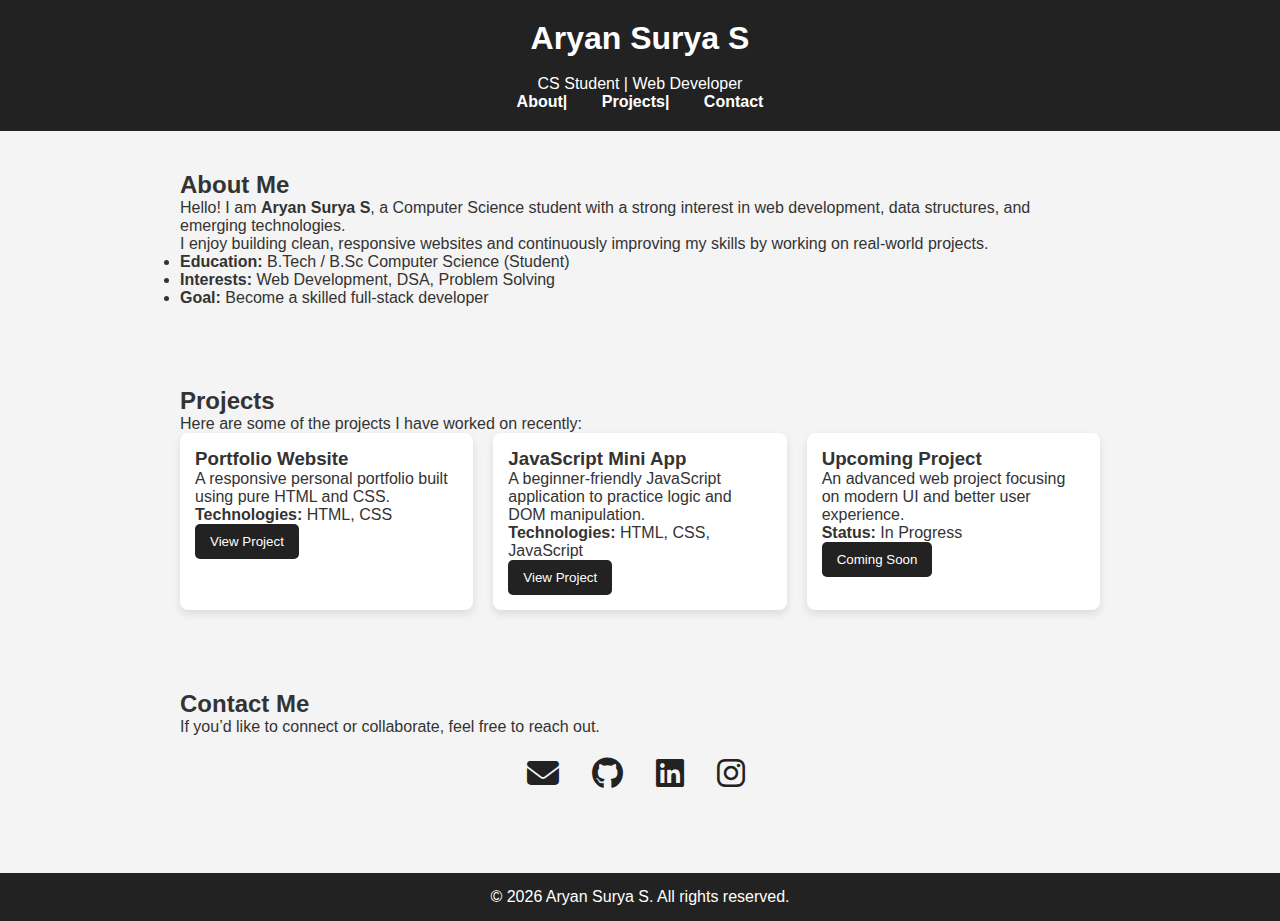
<file: PORTFOLIO/asa.html>
<!DOCTYPE html>
<html lang="en">
<head>
  <meta charset="UTF-8" />
  <meta name="viewport" content="width=device-width, initial-scale=1.0" />
  <title>My Portfolio</title>
  <style>
    * {
      margin: 0;
      padding: 0;
      box-sizing: border-box;
      font-family: Arial, sans-serif;
    }

    body {
      background-color: #f4f4f4;
      color: #333;
    }

    header {
      background-color: #222;
      color: #fff;
      padding: 20px;
      text-align: center;
    }

    nav a {
      color: #ffffff;
      margin: 0 15px;
      text-decoration: none;
      font-weight: bold;
    }

    nav a:hover {
      text-decoration: underline;
    }

    section {
      padding: 40px;
      max-width: 1000px;
      margin: auto;
    }

    .card-container {
      display: grid;
      grid-template-columns: repeat(auto-fit, minmax(250px, 1fr));
      gap: 20px;
    }

    .card {
      background: #fff;
      padding: 15px;
      border-radius: 8px;
      box-shadow: 0 4px 8px rgba(0,0,0,0.1);
    }

    footer {
      background-color: #222;
      color: #fff;
      text-align: center;
      padding: 15px;
      margin-top: 40px;
    }

    button {
      background-color: #222;
      color: #fff;
      border: none;
      padding: 10px 15px;
      cursor: pointer;
      border-radius: 5px;
    }

    button:hover {
      background-color: #444;
    }
  
    .contact-icons {
      display: flex;
      gap: 25px;
      margin-top: 20px;
      justify-content: center;
    }

    .contact-icons a {
      font-size: 32px;
      color: #222;
      transition: transform 0.2s, color 0.2s;
    }

    .contact-icons a:hover {
      transform: scale(1.8);
    }

    .contact-icons a.linkedin:hover {
      color: #0077b5; /* LinkedIn Blue */
    }

    .contact-icons a.github:hover {
      color: #000000; /* GitHub Black */
    }

    .contact-icons a.email:hover {
      color: #d44638; /* Gmail Red */
    }

    .contact-icons a.instagram:hover {
      color: #e1306c; /* Instagram Pink */
    }
  </style>
  <!-- Font Awesome Icons -->
  <link rel="stylesheet" href="https://cdnjs.cloudflare.com/ajax/libs/font-awesome/6.5.1/css/all.min.css">
</head>
<body>

  <header>
    <h1>Aryan Surya S</h1><br>
    <p>CS Student | Web Developer</p>
    <nav>
      <a href="#about">About|</a>
      <a href="#projects">Projects|</a>
      <a href="#contact">Contact</a>
    </nav>
  </header>

    <section id="about">
    <h2>About Me</h2>
    <p>Hello! I am <strong>Aryan Surya S</strong>, a Computer Science student with a strong interest in web development, data structures, and emerging technologies.</p>
    <p>I enjoy building clean, responsive websites and continuously improving my skills by working on real-world projects.</p>
    <ul>
      <li><strong>Education:</strong> B.Tech / B.Sc Computer Science (Student)</li>
      <li><strong>Interests:</strong> Web Development, DSA, Problem Solving</li>
      <li><strong>Goal:</strong> Become a skilled full‑stack developer</li>
    </ul>
  </section>

    <section id="projects">
    <h2>Projects</h2>
    <p>Here are some of the projects I have worked on recently:</p>
    <div class="card-container">
      <div class="card">
        <h3>Portfolio Website</h3>
        <p>A responsive personal portfolio built using pure HTML and CSS.</p>
        <p><strong>Technologies:</strong> HTML, CSS</p>
        <button>View Project</button>
      </div>
      <div class="card">
        <h3>JavaScript Mini App</h3>
        <p>A beginner-friendly JavaScript application to practice logic and DOM manipulation.</p>
        <p><strong>Technologies:</strong> HTML, CSS, JavaScript</p>
        <button>View Project</button>
      </div>
      <div class="card">
        <h3>Upcoming Project</h3>
        <p>An advanced web project focusing on modern UI and better user experience.</p>
        <p><strong>Status:</strong> In Progress</p>
        <button>Coming Soon</button>
      </div>
    </div>
  </section>

      <section id="contact">
    <h2>Contact Me</h2>
    <p>If you’d like to connect or collaborate, feel free to reach out.</p>

        <div class="contact-icons">
      <a href="mailto:aryansurya752006@gmail.com" class="email" title="Email">
        <i class="fa-solid fa-envelope">&nbsp; </i>
      </a>
      <a href="https://github.com/aryansuryas" class="github" target="_blank" title="GitHub">
        <i class="fa-brands fa-github">&nbsp; </i>
      </a>
      <a href="https://www.linkedin.com/in/aryansuryas" class="linkedin" target="_blank" title="LinkedIn">
        <i class="fa-brands fa-linkedin">&nbsp; </i>
      </a>
      <a href="https://www.instagram.com/yourprofile" class="instagram" target="_blank" title="Instagram">
        <i class="fa-brands fa-instagram">&nbsp; </i>
      </a>
    </div>
  </section>

  <footer>
    <p>© 2026 Aryan Surya S. All rights reserved.</p>
  </footer>

</body>
</html>
</file>
